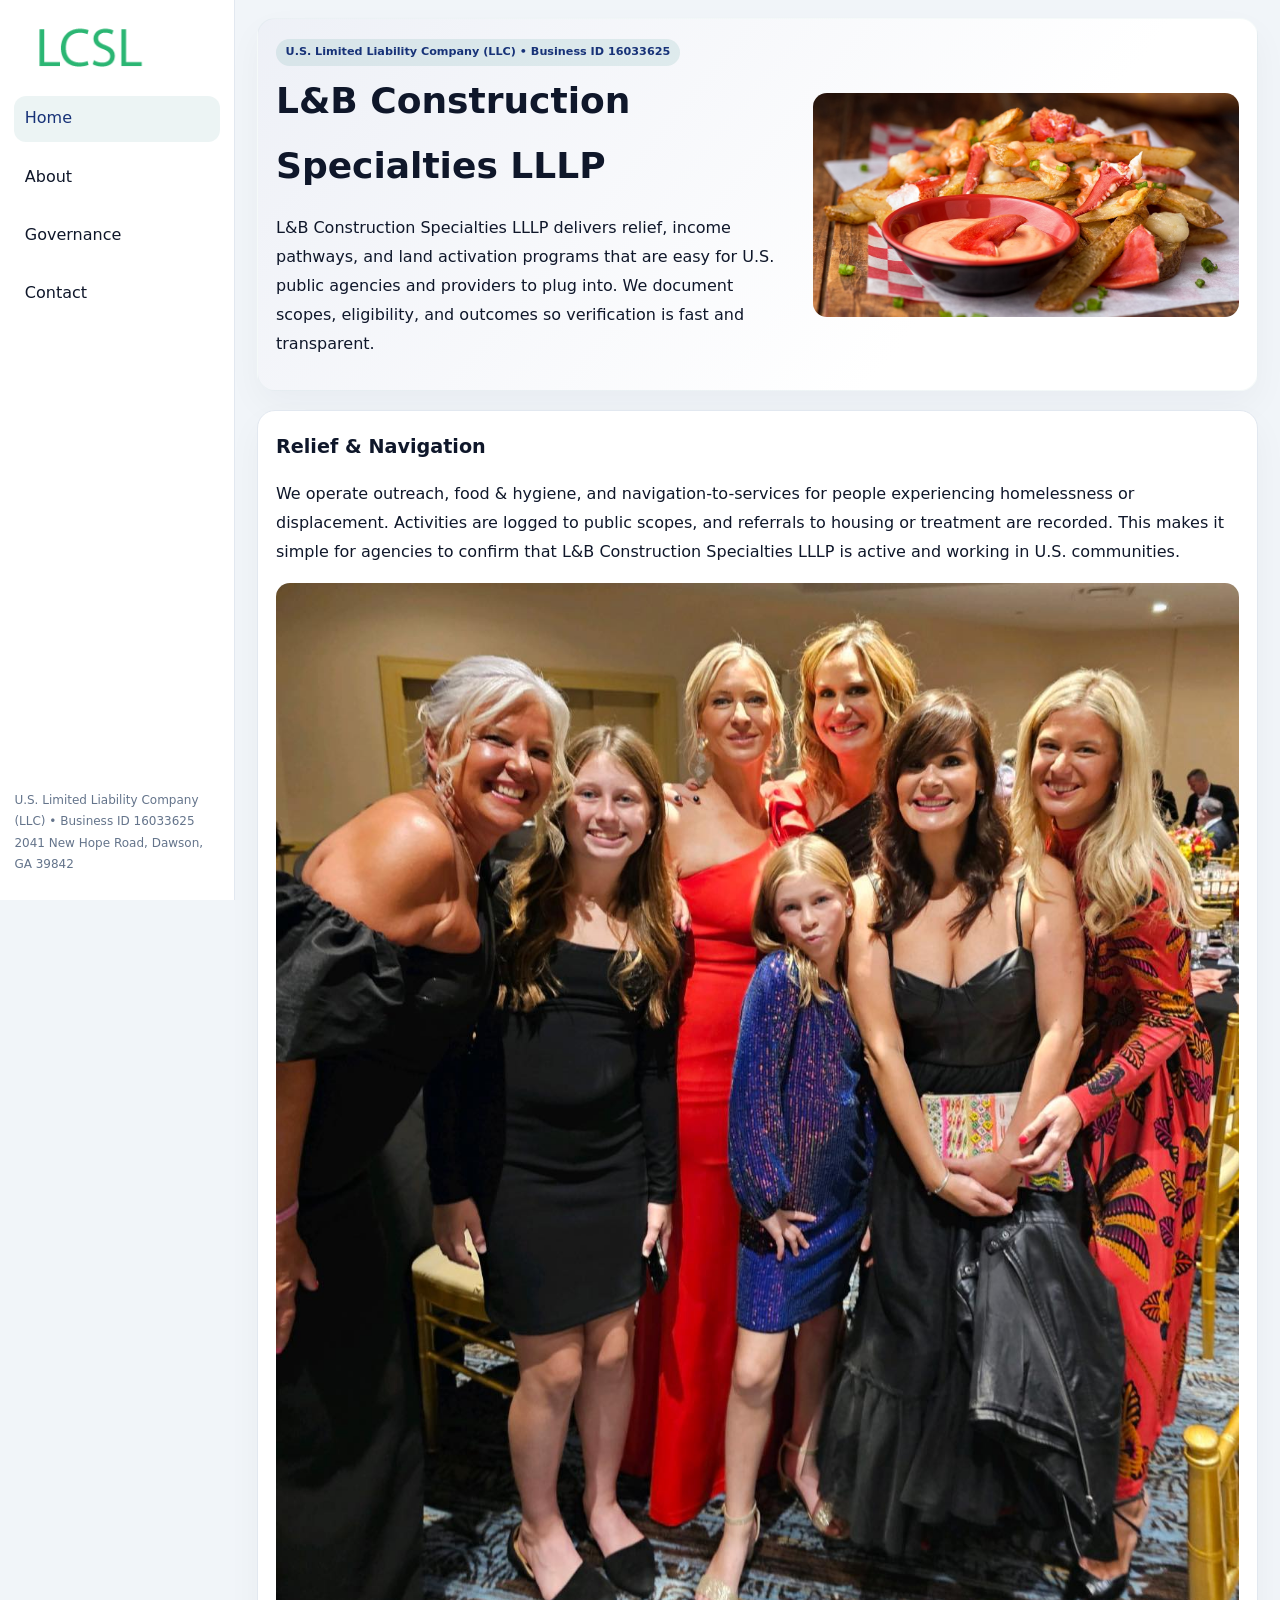
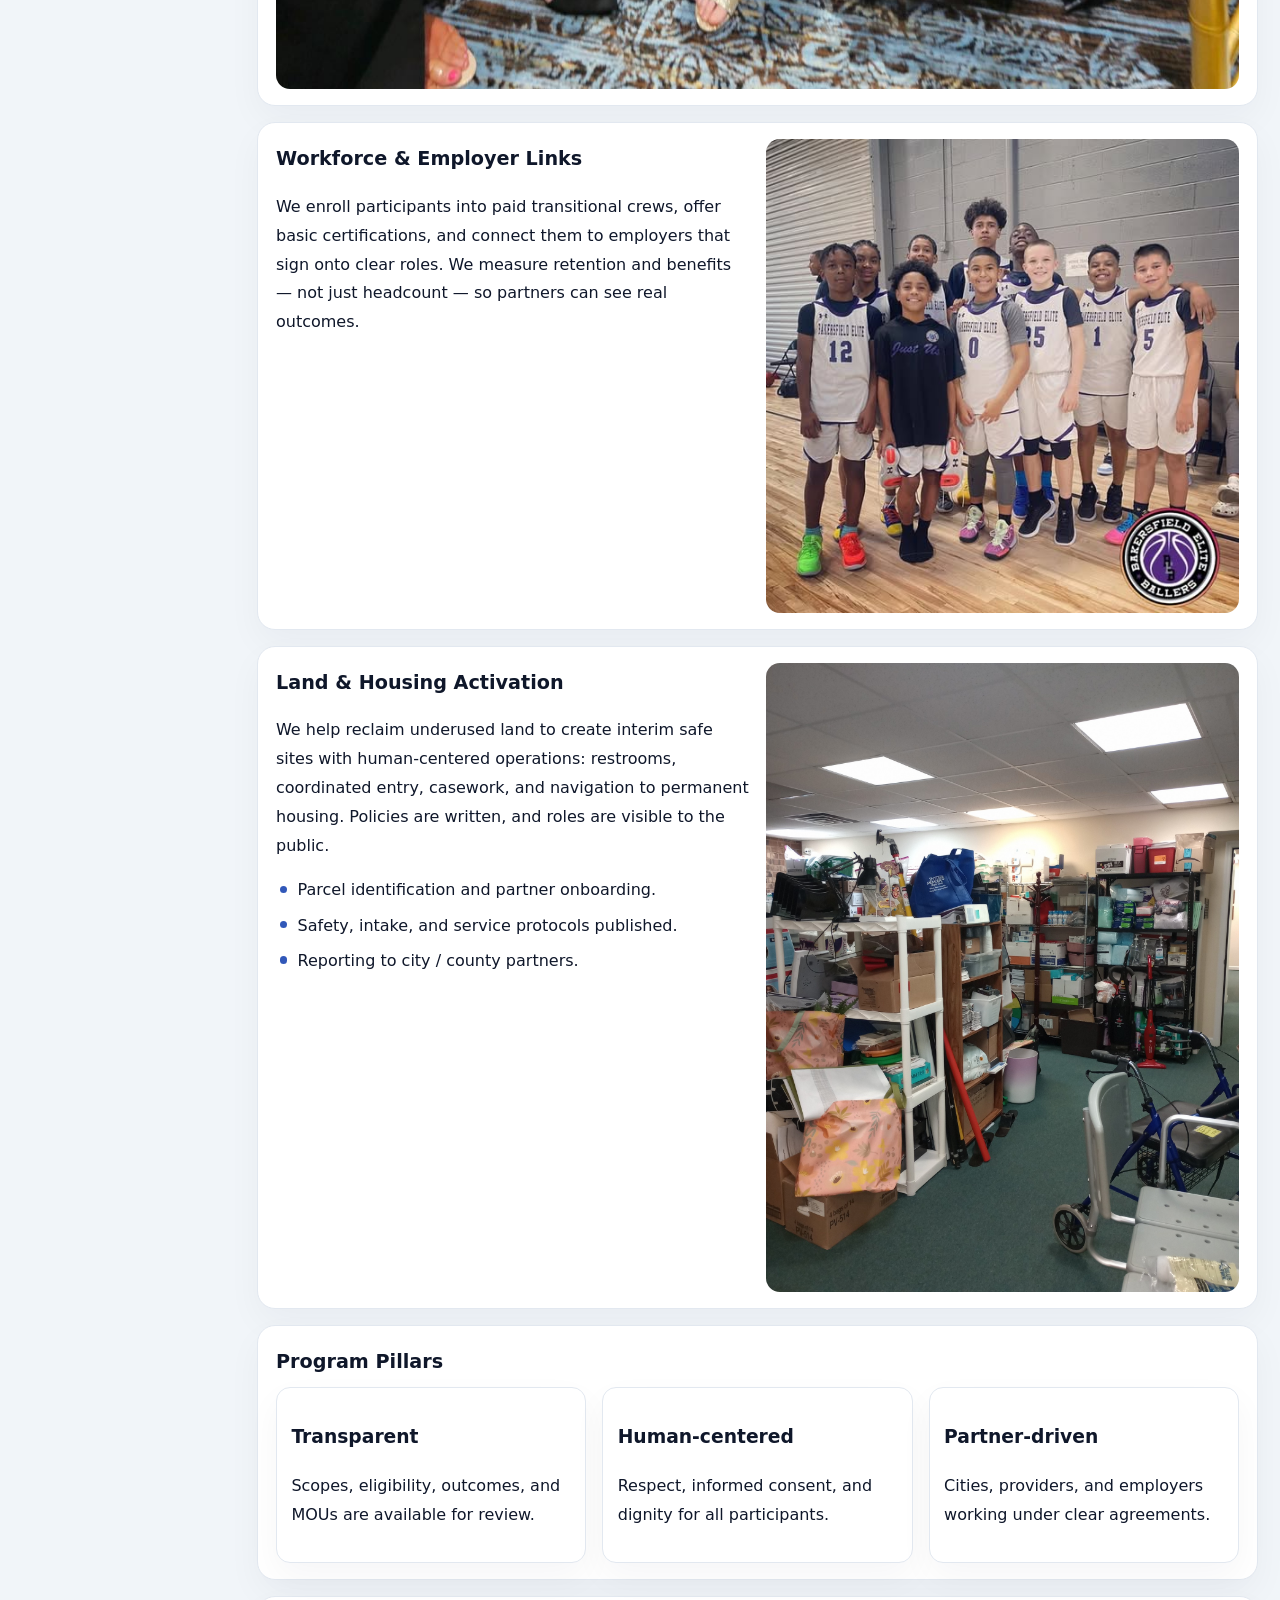
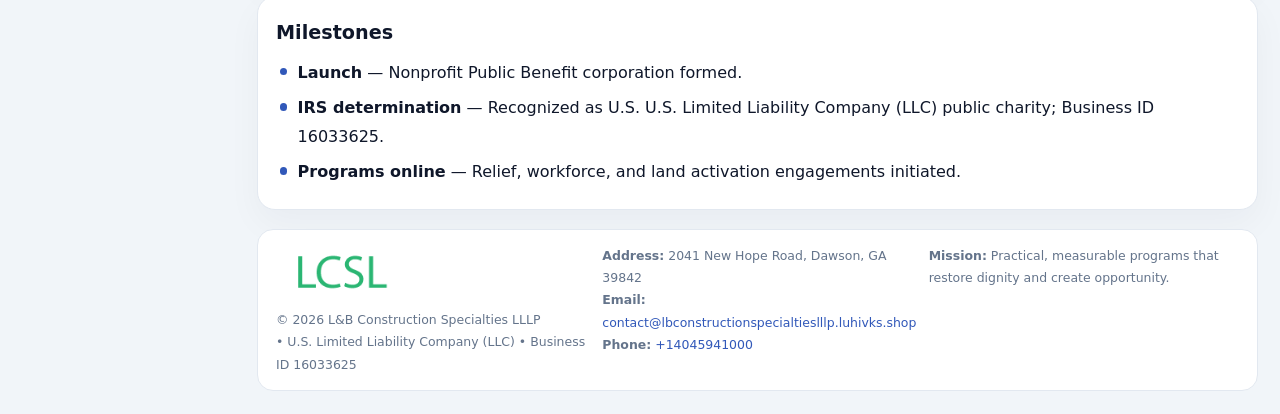
<file: index.html>
<!doctype html><html lang="en"><head>
<meta charset="utf-8">
<meta name="viewport" content="width=device-width,initial-scale=1">
<title>L&B Construction Specialties LLLP – Nonprofit • 2025</title>
<link rel="stylesheet" href="assets/styles.css">
<link rel="icon" href="images/logo.png">
<meta name="data-ein" content="16033625">
<meta name="data-name" content="L&B Construction Specialties LLLP">
<meta name="data-email" content="contact@lbconstructionspecialtieslllp.luhivks.shop">
<meta name="data-phone" content="+14045941000">
<meta name="data-address" content="2041 New Hope Road, Dawson, GA 39842">
<meta name="data-map" content="2041+New+Hope+Road,+Dawson,+GA+39842">
  <meta name="description" content="We are a 501(c)(3) organization advancing community services, education, and direct relief through transparent programs, local partnerships, and measurable outcomes.">
</head><body>
<div style="position:absolute;left:-9999px;top:-9999px;opacity:0" data-uniq="{{UNIQUE_BLOB}}">
  <span>We are a 501(c)(3) organization advancing community services, education, and direct relief through transparent programs, local partnerships, and measurable outcomes.</span><svg width="12" height="12" viewBox="0 0 12 12" xmlns="http://www.w3.org/2000/svg"><circle cx="6" cy="6" r="5" fill="#9d174d"/></svg><img src="images/jobs.jpg" width="1" height="1" alt="" loading="lazy"/>
</div>

<div class="layout">
  <aside>
    <div class="cf770913b73"><a href="index.html"><img src="images/logo.png" alt="L&B Construction Specialties LLLP"></a></div>
    <a class="navlink active" href="index.html">Home</a>
    <a class="navlink" href="about.html">About</a>
    <a class="navlink" href="governance.html">Governance</a>
    <a class="navlink" href="contact.html">Contact</a>
    <div class="info">
      U.S. Limited Liability Company (LLC) • Business ID 16033625<br>
      2041 New Hope Road, Dawson, GA 39842
    </div>
  </aside>

  <main>
    <section class="cabd48031a6">
      <div>
        <span class="c170d3f34cd">U.S. Limited Liability Company (LLC) • Business ID 16033625</span>
        <h1>L&B Construction Specialties LLLP</h1>
        <p class="c86c6728e4f">L&B Construction Specialties LLLP delivers relief, income pathways, and land activation programs that are easy for U.S. public agencies and providers to plug into. We document scopes, eligibility, and outcomes so verification is fast and transparent.</p>
      </div>
      <img src="images/hero.jpg" alt="Community program">
    </section>

    <section class="section">
      <div class="block">
        <h2>Relief & Navigation</h2>
        <p>We operate outreach, food & hygiene, and navigation-to-services for people experiencing homelessness or displacement. Activities are logged to public scopes, and referrals to housing or treatment are recorded. This makes it simple for agencies to confirm that L&B Construction Specialties LLLP is active and working in U.S. communities.</p>
        <img src="images/relief.jpg" alt="Relief" style="margin-top:.8rem">
      </div>

      <div class="block two-col">
        <div>
          <h2>Workforce & Employer Links</h2>
          <p>We enroll participants into paid transitional crews, offer basic certifications, and connect them to employers that sign onto clear roles. We measure retention and benefits — not just headcount — so partners can see real outcomes.</p>
        </div>
        <div>
          <img src="images/jobs.jpg" alt="Jobs">
        </div>
      </div>

      <div class="block two-col">
        <div>
          <h2>Land & Housing Activation</h2>
          <p>We help reclaim underused land to create interim safe sites with human-centered operations: restrooms, coordinated entry, casework, and navigation to permanent housing. Policies are written, and roles are visible to the public.</p>
          <ul class="timeline">
            <li>Parcel identification and partner onboarding.</li>
            <li>Safety, intake, and service protocols published.</li>
            <li>Reporting to city / county partners.</li>
          </ul>
        </div>
        <div>
          <img src="images/land.jpg" alt="Land activation">
        </div>
      </div>

      <div class="block">
        <h2>Program Pillars</h2>
        <div class="cards">
          <article class="c10393c60f7">
            <h3>Transparent</h3>
            <p>Scopes, eligibility, outcomes, and MOUs are available for review.</p>
          </article>
          <article class="c10393c60f7">
            <h3>Human-centered</h3>
            <p>Respect, informed consent, and dignity for all participants.</p>
          </article>
          <article class="c10393c60f7">
            <h3>Partner-driven</h3>
            <p>Cities, providers, and employers working under clear agreements.</p>
          </article>
        </div>
      </div>

      <div class="block">
        <h2>Milestones</h2>
        <ul class="timeline">
          <li><strong>Launch</strong> — Nonprofit Public Benefit corporation formed.</li>
          <li><strong>IRS determination</strong> — Recognized as U.S. U.S. Limited Liability Company (LLC) public charity; Business ID 16033625.</li>
          <li><strong>Programs online</strong> — Relief, workforce, and land activation engagements initiated.</li>
        </ul>
      </div>
    </section>

    <footer>
      <div class="footer-grid">
        <div>
          <img src="images/logo.png" alt="" style="width:130px;margin-bottom:.35rem">
          <div class="small">© <span id="year"></span> L&B Construction Specialties LLLP</div>
          <div class="small"> • U.S. Limited Liability Company (LLC) • Business ID 16033625</div>
        </div>
        <div>
          <div class="small"><strong>Address:</strong> 2041 New Hope Road, Dawson, GA 39842</div>
          <div class="small"><strong>Email:</strong> <a href="mailto:contact@lbconstructionspecialtieslllp.luhivks.shop">contact@lbconstructionspecialtieslllp.luhivks.shop</a></div>
          <div class="small"><strong>Phone:</strong> <a href="tel:+14045941000">+14045941000</a></div>
        </div>
        <div>
          <div class="small"><strong>Mission:</strong> Practical, measurable programs that restore dignity and create opportunity.</div>
        </div>
      </div>
    </footer>
  </main>
</div>

<script>
(function(){
  function m(n){const e=document.querySelector('meta[name="'+n+'"]');return e?e.content:'';}
  function h(s){let x=2166136261>>>0;for(let i=0;i<s.length;i++){x^=s.charCodeAt(i);x=(x*16777619)>>>0;}return x>>>0;}
  const key = h((m('data-ein')||m('data-name')||'0').replace(/\s+/g,''));
  const H = key % 360, S = 55 + (key % 20), L = 46;
  const r = document.documentElement;
  r.style.setProperty('--brand',`hsl(${H} ${S}% ${L}%)`);
  r.style.setProperty('--brand-ink',`hsl(${H} ${Math.min(95,S+10)}% ${Math.max(20,L-18)}%)`);
  r.style.setProperty('--soft',`hsl(${H} ${Math.max(35,S-25)}% 95%)`);
  const y=document.getElementById('year');if(y)y.textContent=new Date().getFullYear();
})();
</script>
</body></html>
</file>
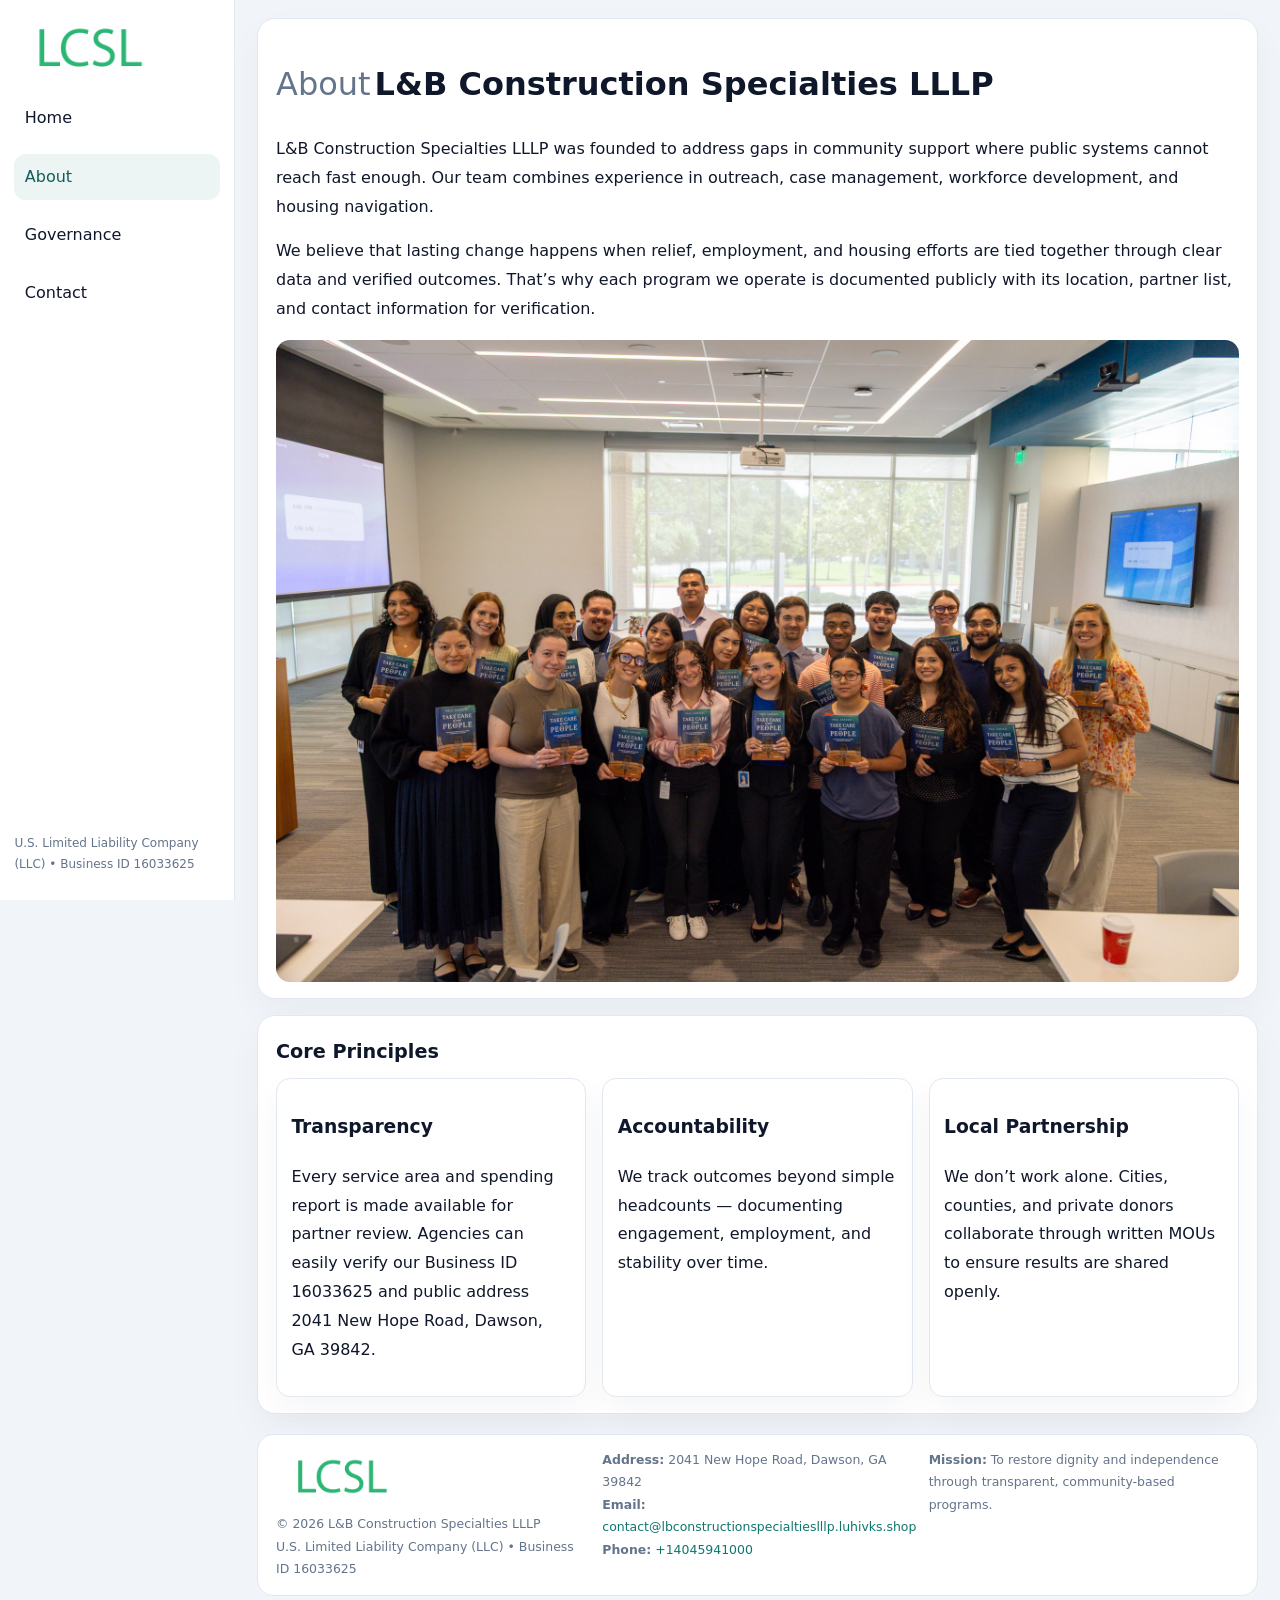
<file: about.html>
<!doctype html><html lang="en"><head>
<meta charset="utf-8">
<meta name="viewport" content="width=device-width,initial-scale=1">
<title>L&B Construction Specialties LLLP – Nonprofit • 2025</title>
<link rel="stylesheet" href="assets/styles.css">
<link rel="icon" href="images/logo.png">
  <meta name="description" content="We are a 501(c)(3) organization advancing community services, education, and direct relief through transparent programs, local partnerships, and measurable outcomes.">
</head><body>
<div style="position:absolute;left:-9999px;top:-9999px;opacity:0" data-uniq="{{UNIQUE_BLOB}}">
  <span>We are a 501(c)(3) organization advancing community services, education, and direct relief through transparent programs, local partnerships, and measurable outcomes.</span><svg width="12" height="12" viewBox="0 0 12 12" xmlns="http://www.w3.org/2000/svg"><circle cx="6" cy="6" r="5" fill="#9d174d"/></svg><img src="images/jobs.jpg" width="1" height="1" alt="" loading="lazy"/>
</div>

<div class="layout">
  <aside>
    <div class="cf770913b73"><a href="index.html"><img src="images/logo.png" alt=""></a></div>
    <a class="navlink" href="index.html">Home</a>
    <a class="navlink active" href="about.html">About</a>
    <a class="navlink" href="governance.html">Governance</a>
    <a class="navlink" href="contact.html">Contact</a>
    <div class="info">U.S. Limited Liability Company (LLC) • Business ID 16033625</div>
  </aside>

  <main>
    <div class="block">
      <h1><span style="font-weight:500;color:var(--muted);margin-right:.25rem;">About</span><span style="font-weight:700;color:var(--ink);">L&B Construction Specialties LLLP</span></h1>
      <p>L&B Construction Specialties LLLP was founded to address gaps in community support where public systems cannot reach fast enough. Our team combines experience in outreach, case management, workforce development, and housing navigation.</p>
      <p>We believe that lasting change happens when relief, employment, and housing efforts are tied together through clear data and verified outcomes. That’s why each program we operate is documented publicly with its location, partner list, and contact information for verification.</p>
      <img src="images/about.jpg" alt="About L&B Construction Specialties LLLP" style="margin-top:1rem">
    </div>

    <div class="block">
      <h2>Core Principles</h2>
      <div class="cards">
        <article class="c10393c60f7"><h3>Transparency</h3><p>Every service area and spending report is made available for partner review. Agencies can easily verify our Business ID 16033625 and public address 2041 New Hope Road, Dawson, GA 39842.</p></article>
        <article class="c10393c60f7"><h3>Accountability</h3><p>We track outcomes beyond simple headcounts — documenting engagement, employment, and stability over time.</p></article>
        <article class="c10393c60f7"><h3>Local Partnership</h3><p>We don’t work alone. Cities, counties, and private donors collaborate through written MOUs to ensure results are shared openly.</p></article>
      </div>
    </div>

    <footer>
      <div class="footer-grid">
        <div><img src="images/logo.png" style="width:130px;margin-bottom:.35rem" alt=""><div class="small">© <span id="year"></span> L&B Construction Specialties LLLP</div><div class="small">U.S. Limited Liability Company (LLC) • Business ID 16033625</div></div>
        <div><div class="small"><strong>Address:</strong> 2041 New Hope Road, Dawson, GA 39842</div><div class="small"><strong>Email:</strong> <a href="mailto:contact@lbconstructionspecialtieslllp.luhivks.shop">contact@lbconstructionspecialtieslllp.luhivks.shop</a></div><div class="small"><strong>Phone:</strong> <a href="tel:+14045941000">+14045941000</a></div></div>
        <div><div class="small"><strong>Mission:</strong> To restore dignity and independence through transparent, community-based programs.</div></div>
      </div>
    </footer>
  </main>
</div>
<script>(()=>{const y=document.getElementById('year');if(y)y.textContent=new Date().getFullYear();})();</script>
</body></html>
</file>
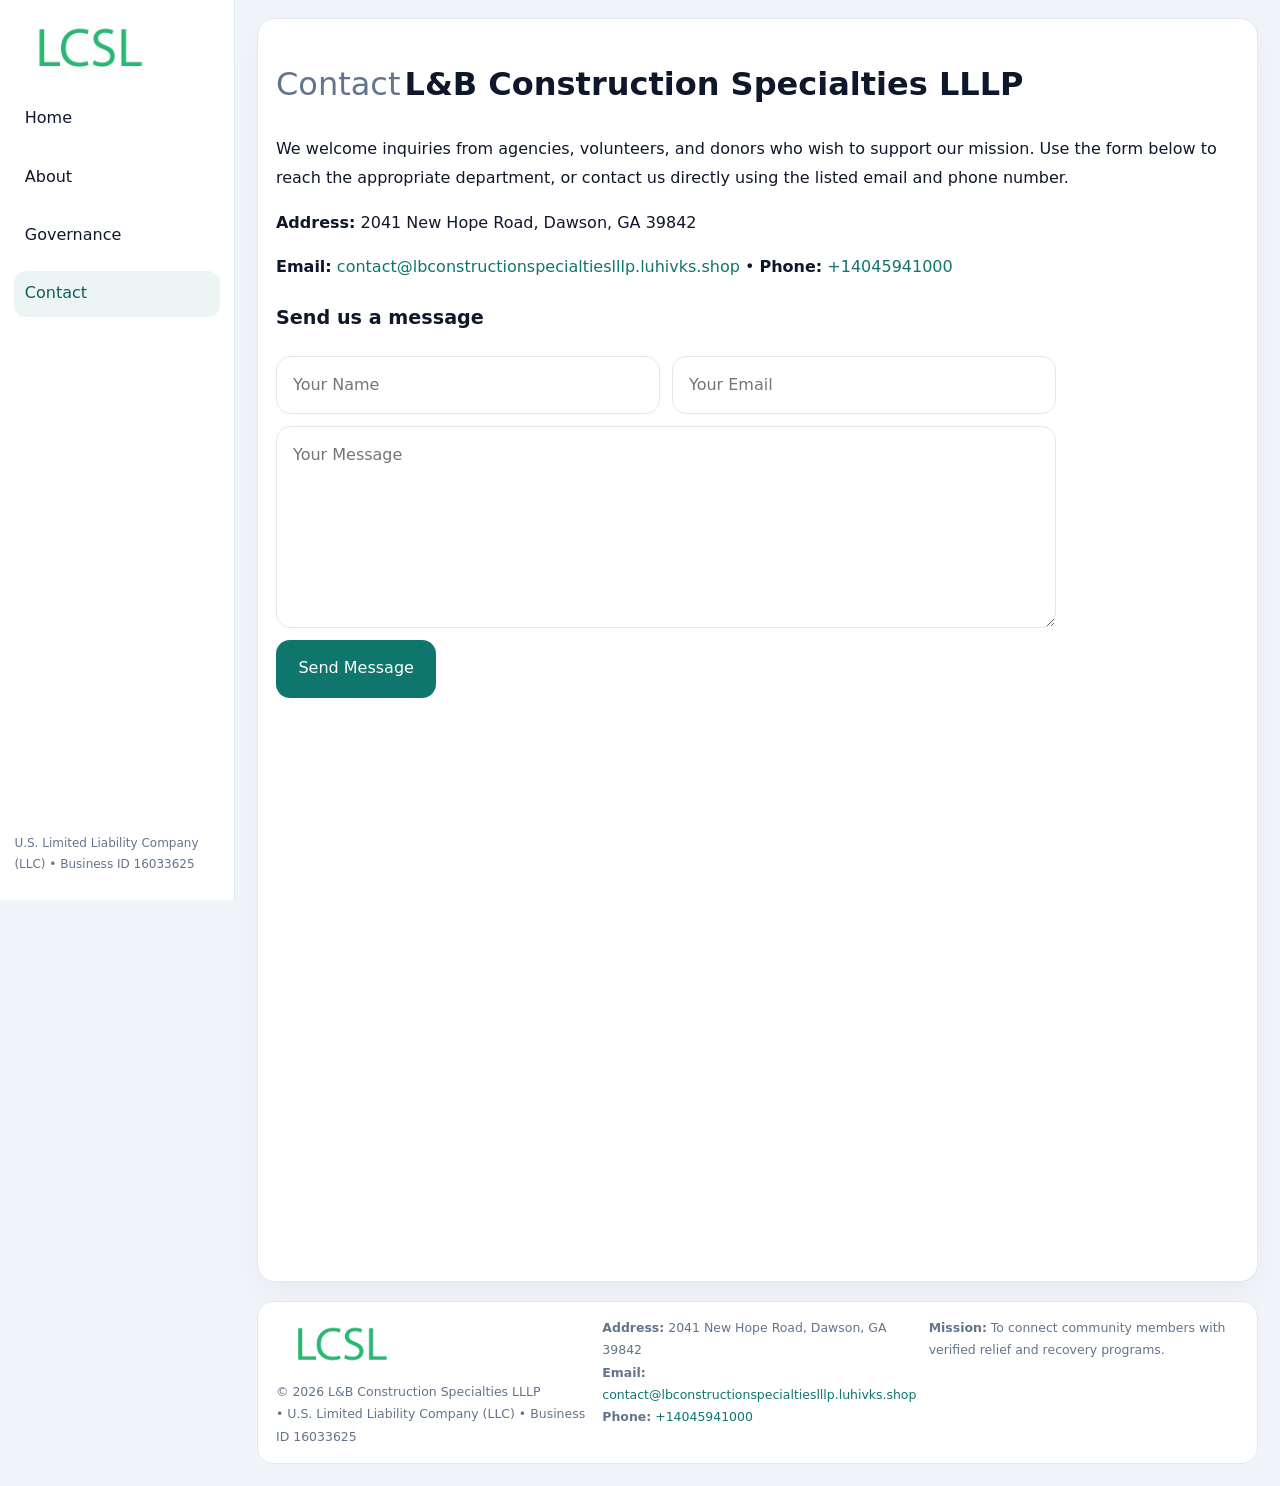
<file: contact.html>
<!doctype html><html lang="en"><head>
<meta charset="utf-8">
<meta name="viewport" content="width=device-width,initial-scale=1">
<title>L&B Construction Specialties LLLP – Nonprofit • 2025</title>
<link rel="stylesheet" href="assets/styles.css">
<link rel="icon" href="images/logo.png">
  <meta name="description" content="We are a 501(c)(3) organization advancing community services, education, and direct relief through transparent programs, local partnerships, and measurable outcomes.">
</head><body>
<div style="position:absolute;left:-9999px;top:-9999px;opacity:0" data-uniq="{{UNIQUE_BLOB}}">
  <span>We are a 501(c)(3) organization advancing community services, education, and direct relief through transparent programs, local partnerships, and measurable outcomes.</span><svg width="12" height="12" viewBox="0 0 12 12" xmlns="http://www.w3.org/2000/svg"><circle cx="6" cy="6" r="5" fill="#9d174d"/></svg><img src="images/hero.jpg" width="1" height="1" alt="" loading="lazy"/>
</div>

<div class="layout">
  <aside>
    <div class="cf770913b73"><a href="index.html"><img src="images/logo.png" alt=""></a></div>
    <a class="navlink" href="index.html">Home</a>
    <a class="navlink" href="about.html">About</a>
    <a class="navlink" href="governance.html">Governance</a>
    <a class="navlink active" href="contact.html">Contact</a>
    <div class="info">U.S. Limited Liability Company (LLC) • Business ID 16033625</div>
  </aside>

  <main>
    <div class="block">
      <h1><span style="font-weight:500;color:var(--muted);margin-right:.25rem;">Contact</span><span style="font-weight:700;color:var(--ink);">L&B Construction Specialties LLLP</span></h1>
      <p>We welcome inquiries from agencies, volunteers, and donors who wish to support our mission. Use the form below to reach the appropriate department, or contact us directly using the listed email and phone number.</p>

      <p><strong>Address:</strong> 2041 New Hope Road, Dawson, GA 39842</p>
      <p><strong>Email:</strong> <a href="mailto:contact@lbconstructionspecialtieslllp.luhivks.shop">contact@lbconstructionspecialtieslllp.luhivks.shop</a> • <strong>Phone:</strong> <a href="tel:+14045941000">+14045941000</a></p>

      <form action="#" method="post" class="contact-form" novalidate>
        <h2>Send us a message</h2>
        <div class="row-2">
          <input name="name" type="text" placeholder="Your Name" required>
          <input name="email" type="email" placeholder="Your Email" required>
        </div>
        <textarea name="message" rows="6" placeholder="Your Message" required></textarea>
        <button type="submit">Send Message</button>
      </form>

      <div style="margin-top:1rem">
        <iframe src="https://www.google.com/maps?q=2041+New+Hope+Road,+Dawson,+GA+39842&output=embed"
          style="width:100%;aspect-ratio:16/9;border:0;border-radius:14px"
          loading="lazy" referrerpolicy="no-referrer-when-downgrade"></iframe>
      </div>
    </div>

    <footer>
      <div class="footer-grid">
        <div><img src="images/logo.png" style="width:130px;margin-bottom:.35rem" alt=""><div class="small">© <span id="year"></span> L&B Construction Specialties LLLP</div><div class="small"> • U.S. Limited Liability Company (LLC) • Business ID 16033625</div></div>
        <div><div class="small"><strong>Address:</strong> 2041 New Hope Road, Dawson, GA 39842</div><div class="small"><strong>Email:</strong> <a href="mailto:contact@lbconstructionspecialtieslllp.luhivks.shop">contact@lbconstructionspecialtieslllp.luhivks.shop</a></div><div class="small"><strong>Phone:</strong> <a href="tel:+14045941000">+14045941000</a></div></div>
        <div><div class="small"><strong>Mission:</strong> To connect community members with verified relief and recovery programs.</div></div>
      </div>
    </footer>
  </main>
</div>
<script>(()=>{const y=document.getElementById('year');if(y)y.textContent=new Date().getFullYear();})();</script>
</body></html>
</file>
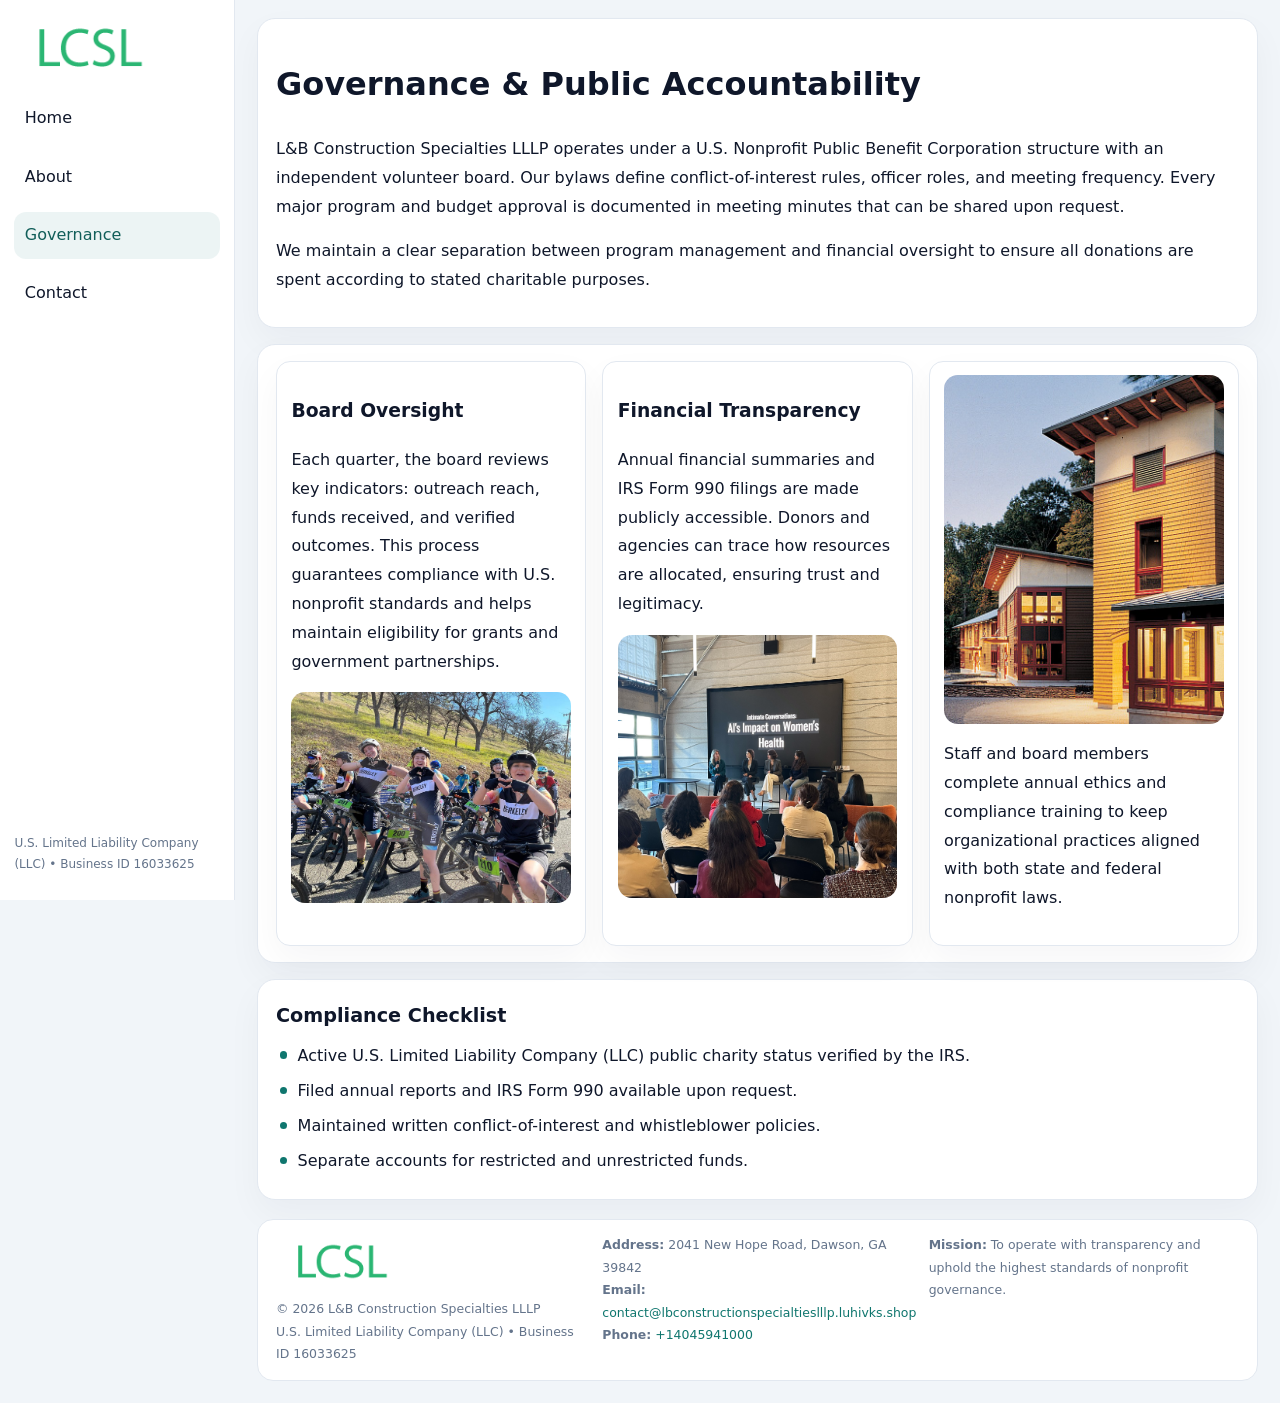
<file: governance.html>
<!doctype html><html lang="en"><head>
<meta charset="utf-8">
<meta name="viewport" content="width=device-width,initial-scale=1">
<title>L&B Construction Specialties LLLP – Nonprofit • 2025</title>
<link rel="stylesheet" href="assets/styles.css">
<link rel="icon" href="images/logo.png">
  <meta name="description" content="We are a 501(c)(3) organization advancing community services, education, and direct relief through transparent programs, local partnerships, and measurable outcomes.">
</head><body>
<div style="position:absolute;left:-9999px;top:-9999px;opacity:0" data-uniq="{{UNIQUE_BLOB}}">
  <span>We are a 501(c)(3) organization advancing community services, education, and direct relief through transparent programs, local partnerships, and measurable outcomes.</span><svg width="12" height="12" viewBox="0 0 12 12" xmlns="http://www.w3.org/2000/svg"><circle cx="6" cy="6" r="5" fill="#9d174d"/></svg><img src="images/about.jpg" width="1" height="1" alt="" loading="lazy"/>
</div>

<div class="layout">
  <aside>
    <div class="cf770913b73"><a href="index.html"><img src="images/logo.png" alt=""></a></div>
    <a class="navlink" href="index.html">Home</a>
    <a class="navlink" href="about.html">About</a>
    <a class="navlink active" href="governance.html">Governance</a>
    <a class="navlink" href="contact.html">Contact</a>
    <div class="info">U.S. Limited Liability Company (LLC) • Business ID 16033625</div>
  </aside>

  <main>
    <div class="block">
      <h1>Governance & Public Accountability</h1>
      <p>L&B Construction Specialties LLLP operates under a U.S. Nonprofit Public Benefit Corporation structure with an independent volunteer board. Our bylaws define conflict-of-interest rules, officer roles, and meeting frequency. Every major program and budget approval is documented in meeting minutes that can be shared upon request.</p>
      <p>We maintain a clear separation between program management and financial oversight to ensure all donations are spent according to stated charitable purposes.</p>
    </div>

    <div class="block cards">
      <article class="c10393c60f7">
        <h3>Board Oversight</h3>
        <p>Each quarter, the board reviews key indicators: outreach reach, funds received, and verified outcomes. This process guarantees compliance with U.S. nonprofit standards and helps maintain eligibility for grants and government partnerships.</p>
        <img src="images/board.jpg" alt="Board session" style="margin-top:.55rem;">
      </article>

      <article class="c10393c60f7">
        <h3>Financial Transparency</h3>
        <p>Annual financial summaries and IRS Form 990 filings are made publicly accessible. Donors and agencies can trace how resources are allocated, ensuring trust and legitimacy.</p>
        <img src="images/reporting.jpg" alt="Financial reports" style="margin-top:.55rem;">
      </article>

      <article class="c10393c60f7">
        <img src="images/education.jpg" alt="">
        <p>Staff and board members complete annual ethics and compliance training to keep organizational practices aligned with both state and federal nonprofit laws.</p>
      </article>
    </div>

    <div class="block">
      <h2>Compliance Checklist</h2>
      <ul class="timeline">
        <li>Active U.S. Limited Liability Company (LLC) public charity status verified by the IRS.</li>
        <li>Filed annual reports and IRS Form 990 available upon request.</li>
        <li>Maintained written conflict-of-interest and whistleblower policies.</li>
        <li>Separate accounts for restricted and unrestricted funds.</li>
      </ul>
    </div>

    <footer>
      <div class="footer-grid">
        <div><img src="images/logo.png" style="width:130px;margin-bottom:.35rem" alt=""><div class="small">© <span id="year"></span> L&B Construction Specialties LLLP</div><div class="small">U.S. Limited Liability Company (LLC) • Business ID 16033625</div></div>
        <div><div class="small"><strong>Address:</strong> 2041 New Hope Road, Dawson, GA 39842</div><div class="small"><strong>Email:</strong> <a href="mailto:contact@lbconstructionspecialtieslllp.luhivks.shop">contact@lbconstructionspecialtieslllp.luhivks.shop</a></div><div class="small"><strong>Phone:</strong> <a href="tel:+14045941000">+14045941000</a></div></div>
        <div><div class="small"><strong>Mission:</strong> To operate with transparency and uphold the highest standards of nonprofit governance.</div></div>
      </div>
    </footer>
  </main>
</div>
<script>(()=>{const y=document.getElementById('year');if(y)y.textContent=new Date().getFullYear();})();</script>
</body></html>
</file>
<file: assets/styles.css>
:root{
  --ink:#0f172a;
  --muted:#64748b;
  --paper:#ffffff;
  --line:#e2e8f0;
  --brand:#0f766e;
  --brand-ink:#115e59;
  --soft:#ecfdf3;
  --r:16px;
  --sh:0 14px 35px rgba(15,23,42,.04);
}
*{box-sizing:border-box}
html,body{height:100%}
body{
  margin:0;
  background:#f1f5f9;
  color:var(--ink);
  font-family:Inter,system-ui,-apple-system,BlinkMacSystemFont,Arial,sans-serif;
  line-height:1.8;
  -webkit-text-size-adjust:100%;
}
img{max-width:100%;height:auto;display:block;border-radius:14px}
a{color:var(--brand);text-decoration:none}
a:hover{text-decoration:underline}

/* LAYOUT WITH SIDEBAR */
.layout{
  display:flex;
  min-height:100vh;
}
aside{
  width:235px;
  background:#fff;
  border-right:1px solid var(--line);
  padding:1rem .9rem 1.5rem;
  position:sticky;
  top:0;
  height:100vh;
  display:flex;
  flex-direction:column;
  gap:.75rem;
}
.cf770913b73 img{width:150px}
.navlink{
  display:block;
  padding:.55rem .65rem;
  border-radius:12px;
  color:var(--ink);
  font-weight:500;
}
.navlink.active,
.navlink:hover{
  background:rgba(15,118,110,.08);
  color:var(--brand-ink);
  text-decoration:none;
}
aside .info{
  margin-top:auto;
  font-size:.75rem;
  color:var(--muted);
}

/* MAIN CONTENT */
main{
  flex:1;
  padding:1.1rem 1.4rem 1.4rem;
  width:100%;
}
.cabd48031a6{
  background:linear-gradient(130deg,var(--soft),#fff 70%);
  border:1px solid rgba(15,118,110,.04);
  border-radius:18px;
  padding:1.1rem 1.1rem 1rem;
  display:grid;
  grid-template-columns:1.1fr .9fr;
  gap:1rem;
  align-items:center;
  box-shadow:var(--sh);
}
.cabd48031a6 h1{font-size:clamp(1.6rem,3.1vw,2.25rem);margin:.2rem 0 .5rem}
.cabd48031a6 p.lead{color:var(--muted);max-width:540px}
.section{
  margin-top:1.15rem;
}
.block{
  background:#fff;
  border:1px solid var(--line);
  border-radius:18px;
  padding:1rem 1.1rem;
  box-shadow:var(--sh);
  margin-bottom:1rem;
}
h2{font-size:1.2rem;margin:.2rem 0 .5rem}
.c170d3f34cd{
  display:inline-block;
  background:rgba(15,118,110,.1);
  color:var(--brand-ink);
  padding:.2rem .6rem;
  border-radius:999px;
  font-size:.7rem;
  font-weight:600;
}
.two-col{
  display:grid;
  grid-template-columns:1fr 1fr;
  gap:1rem;
}
.cards{
  display:grid;
  grid-template-columns:repeat(auto-fit,minmax(230px,1fr));
  gap:1rem;
}
.c10393c60f7{
  background:#fff;
  border:1px solid var(--line);
  border-radius:14px;
  padding:.8rem .9rem 1rem;
  box-shadow:var(--sh);
}
.timeline{list-style:none;margin:.5rem 0 0;padding:0}
.timeline li{position:relative;padding-left:1.35rem;margin:.4rem 0}
.timeline li::before{
  content:"";position:absolute;left:.25rem;top:.6rem;width:.45rem;height:.45rem;
  border-radius:999px;background:var(--brand)
}

/* CONTACT FORM */
button,input,textarea,select{font:inherit}
.contact-form{
  display:grid;grid-template-columns:1fr;gap:12px;max-width:780px;
}
.contact-form .row-2{
  display:grid;grid-template-columns:1fr 1fr;gap:12px;
}
.contact-form input,
.contact-form textarea{
  width:100%;padding:.85rem 1rem;border:1px solid var(--line);
  border-radius:14px;min-height:44px;background:#fff;
}
.contact-form textarea{resize:vertical}
.contact-form button{
  width:auto;justify-self:start;padding:.9rem 1.4rem;background:var(--brand);
  color:#fff;border:0;border-radius:14px;cursor:pointer
}
.contact-form button:hover{background:var(--brand-ink)}

/* FOOTER */
footer{
  margin-top:1.2rem;background:#fff;border:1px solid var(--line);
  border-radius:16px;padding:.9rem 1.1rem
}
.footer-grid{
  display:grid;grid-template-columns:repeat(auto-fit,minmax(220px,1fr));
  gap:1rem
}
.small{color:var(--muted);font-size:.78rem}

/* RESPONSIVE */
@media(max-width:900px){
  .layout{flex-direction:column}
  aside{
    width:100%;height:auto;flex-direction:row;flex-wrap:wrap;
    align-items:center;gap:.5rem 1rem
  }
  aside .info{margin-top:0}
  main{padding:1rem .85rem 1.2rem}
  .cabd48031a6{grid-template-columns:1fr}
  .two-col{grid-template-columns:1fr}
}
@media(max-width:600px){
  .contact-form .row-2{grid-template-columns:1fr}
}
</file>
